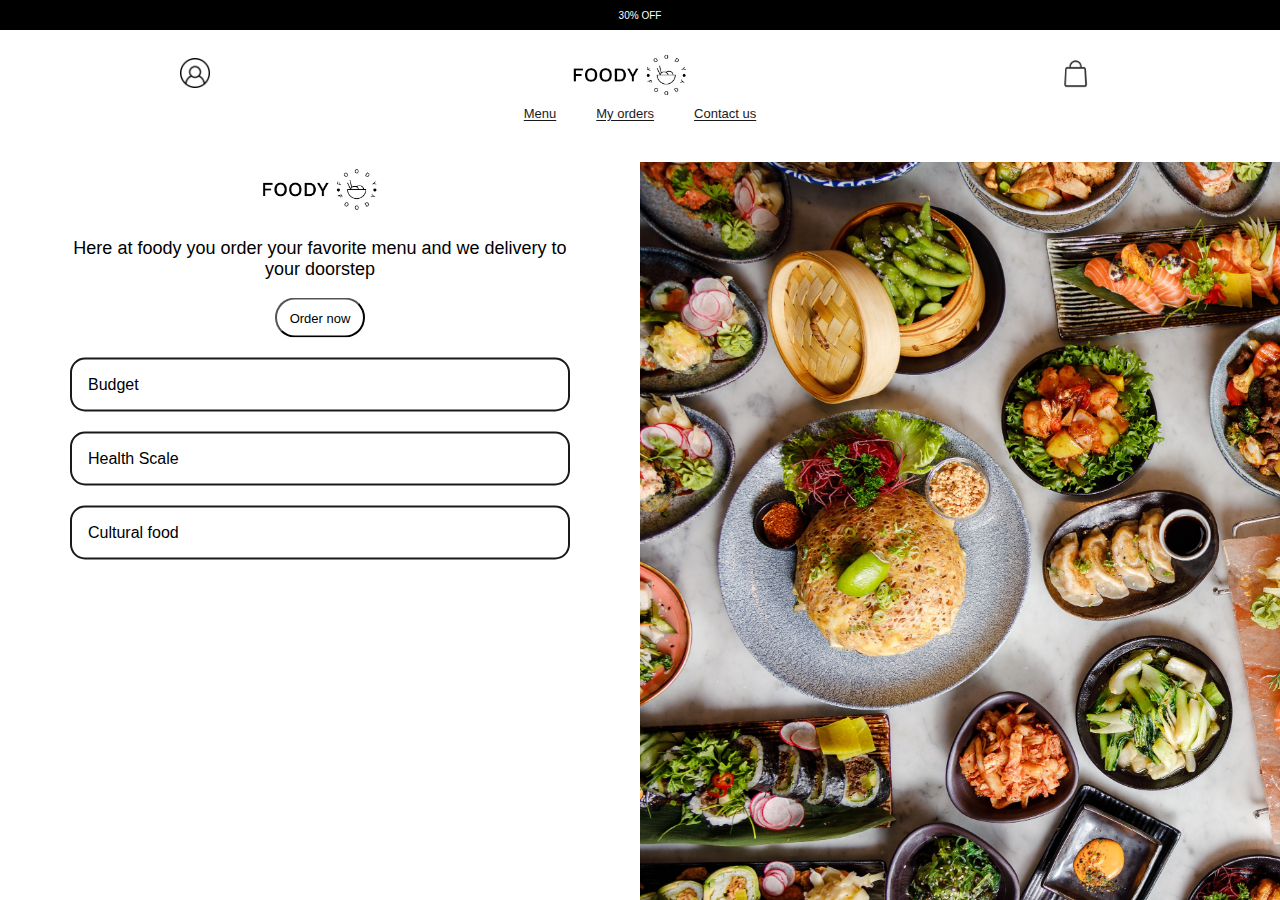
<file: index.html>
<!DOCTYPE html>
<html lang="en">
<head>
    <meta charset="UTF-8">
    <meta http-equiv="X-UA-Compatible" content="IE=edge">
    <meta name="viewport" content="width=device-width, initial-scale=1.0">
    <link rel="stylesheet" href="style.css">
    <title>Foody</title>
</head>
<body>
    <div class="footer">
        <a class="footer-a" href="menu.html" >30% OFF</a>
    </div>
    <div class="header">
        <a href="login.html"><img class="img-login" src="hej15.png"></a>
          <a href="index.html"><img class="img-logo" src="foody-logo.jpg"></a>
        <div><img class="img-shoppingbag" src="hej10.png"></div>
    </div>
    <div class="text-link-container">
        <div class="menu-link"><a class="text-link" href="menu.html">Menu</a></div>
        <div class="order-link"><a class="text-link" href="order.html">My orders</a></div>
        <div class="contact-link"><a class="text-link" href="contact.html">Contact us</a></div>
        
    </div>
    <script>
        function myFunction() {
          document.getElementById("myDropdown").classList.toggle("show");
        }

        window.onclick = function(event) {
          if (!event.target.matches('.dropbtn')) {
            var dropdowns = document.getElementsByClassName("dropdown-content");
            var i;
            for (i = 0; i < dropdowns.length; i++) {
              var openDropdown = dropdowns[i];
              if (openDropdown.classList.contains('show')) {
                openDropdown.classList.remove('show');
              }
            }
          }
        }
    </script>
        <script>
            function myFunction1() {
              document.getElementById("myDropdown1").classList.toggle("show1");
            }
    
            window.onclick = function(event) {
              if (!event.target.matches('.dropbtn1')) {
                var dropdowns1 = document.getElementsByClassName("dropdown-content1");
                var i;
                for (i = 0; i < dropdowns1.length; i++) {
                  var openDropdown1 = dropdowns1[i];
                  if (openDropdown1.classList.contains('show1')) {
                    openDropdown1.classList.remove('show1');
                  }
                }
              }
            }
        </script>
       <script>
        function myFunction2() {
          document.getElementById("myDropdown2").classList.toggle("show2");
        }

        window.onclick = function(event) {
          if (!event.target.matches('.dropbtn2')) {
            var dropdowns2 = document.getElementsByClassName("dropdown-content2");
            var i;
            for (i = 0; i < dropdowns2.length; i++) {
              var openDropdown2 = dropdowns2[i];
              if (openDropdown2.classList.contains('show')) {
                openDropdown2.classList.remove('show');
              }
            }
          }
        }
    </script>
    <div class="split left">
        <div class="centered">
        <img src="foody-logo.jpg" class="bild-2">
        <p>Here at foody you order your favorite menu and we delivery to your doorstep</p>
        <a href="menu.html"><button type="button" class="button-1">Order now</button></a>
        <div class="dropdown">
            <button onclick="myFunction()" class="dropbtn">Budget</button>
            <div id="myDropdown" class="dropdown-content">
              <a href="menu.html">0-100$</a>
              <a href="menu.html">100-200$</a>
              <a href="menu.html">200-300$</a>
            </div>
          </div>
          <div class="dropdown1">
            <button onclick="myFunction1()" class="dropbtn1">Health Scale</button>
            <div id="myDropdown1" class="dropdown-content1">
              <a href="menu.html">Very healthy</a>
              <a href="menu.html">Medium healthy</a>
              <a href="menu.html">Unhealthy</a>
            </div>
          </div>
          <div class="dropdown2">
            <button onclick="myFunction2()" class="dropbtn2">Cultural food</button>
            <div id="myDropdown2" class="dropdown-content2">
              <a href="menu.html">Asian Food</a>
              <a href="menu.html">American Food</a>
              <a href="menu.html">Thai food</a>
            </div>
          </div>
        </div>
      </div>
    <div class="split right">
        <div class="centered">
        </div>
    </div>
    <div class="footer1">

    </div>
</body>
</html>
</file>
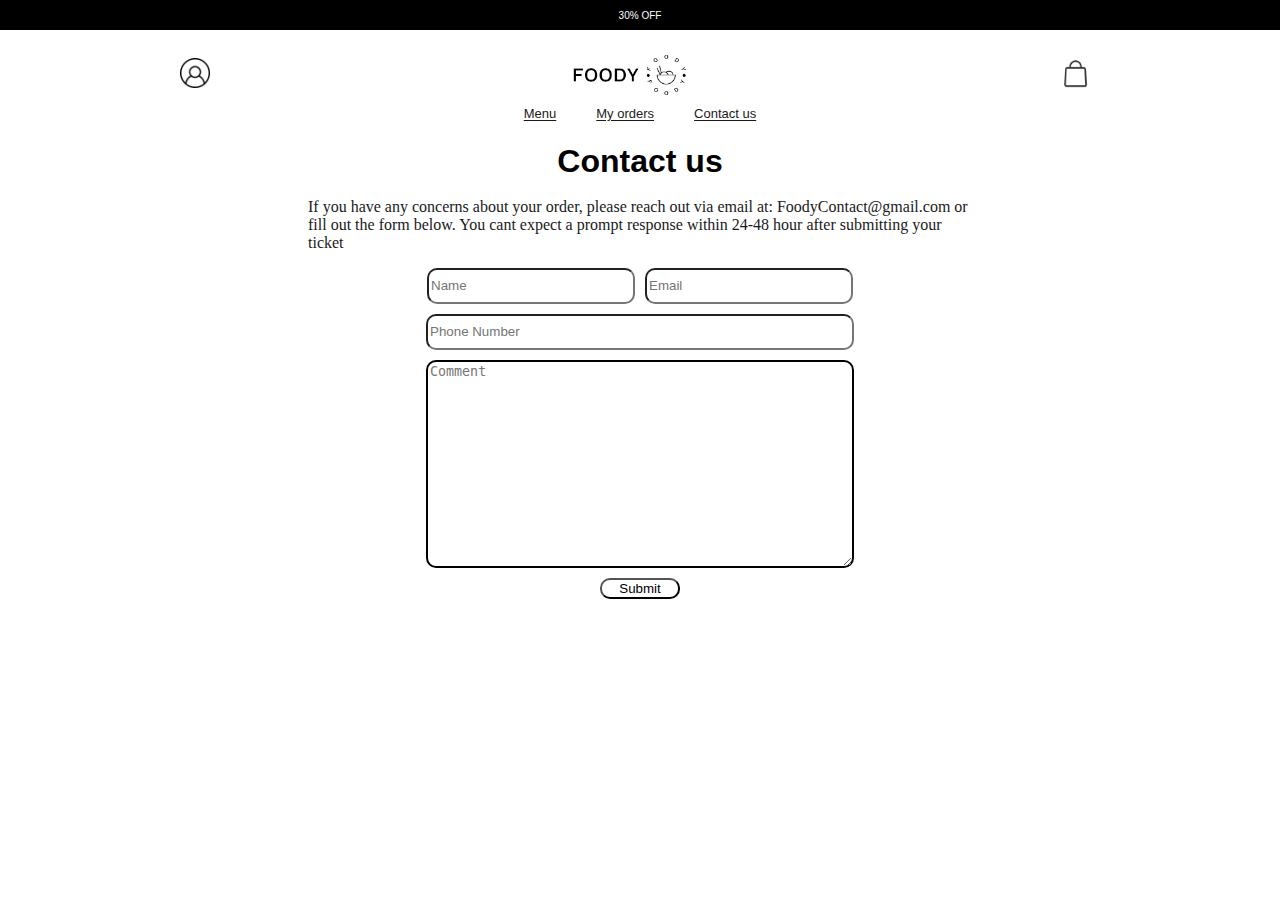
<file: contact.html>
<!DOCTYPE html>
<html lang="en">
<head>
    <meta charset="UTF-8">
    <meta http-equiv="X-UA-Compatible" content="IE=edge">
    <meta name="viewport" content="width=device-width, initial-scale=1.0">
    <link rel="stylesheet" href="style.css">
    <title>Foody</title>
</head>
<body>
    <div class="footer">
        <a class="footer-a" href="menu.html" >30% OFF</a>
    </div>
    <div class="header">
        <a href="login.html"><img class="img-login" src="hej15.png"></a>
        <a href="index.html"><img class="img-logo" src="foody-logo.jpg"></a>
        <div><img class="img-shoppingbag" src="hej10.png"></div>
    </div>
    <div class="text-link-container">
        <div class="menu-link"><a class="text-link" href="menu.html">Menu</a></div>
        <div class="order-link"><a class="text-link" href="order.html">My orders</a></div>
        <div class="contact-link"><a class="text-link" href="contact.html">Contact us</a></div>
    </div>
    <div class="content">
        <h1>Contact us</h1>
    </div>
    <div class="p">
        <p>If you have any concerns about your order, please reach out via email at: FoodyContact@gmail.com or fill out the form below. You cant expect a prompt response within 24-48 hour after submitting your ticket </p>
    </div>
    <div class="form-container">
        <form class="form" action="/action_page.php">
            <input class="fullname" type="text" id="fullname" name="fullname" placeholder="Name"><br>
            <br>
            <input class="email" type="text" id="email" name="email" placeholder="Email"><br><br>
            <input class="phonenumber" type="text" id="phonenumber" name="phonenumber" placeholder="Phone Number"><br><br>
            <textarea class="text-area" name="text-area" placeholder="Comment"></textarea>
            <input class="submit" type="submit" value="Submit">
        </form> 
    </div>
    </div>
</body>
</html>
</file>
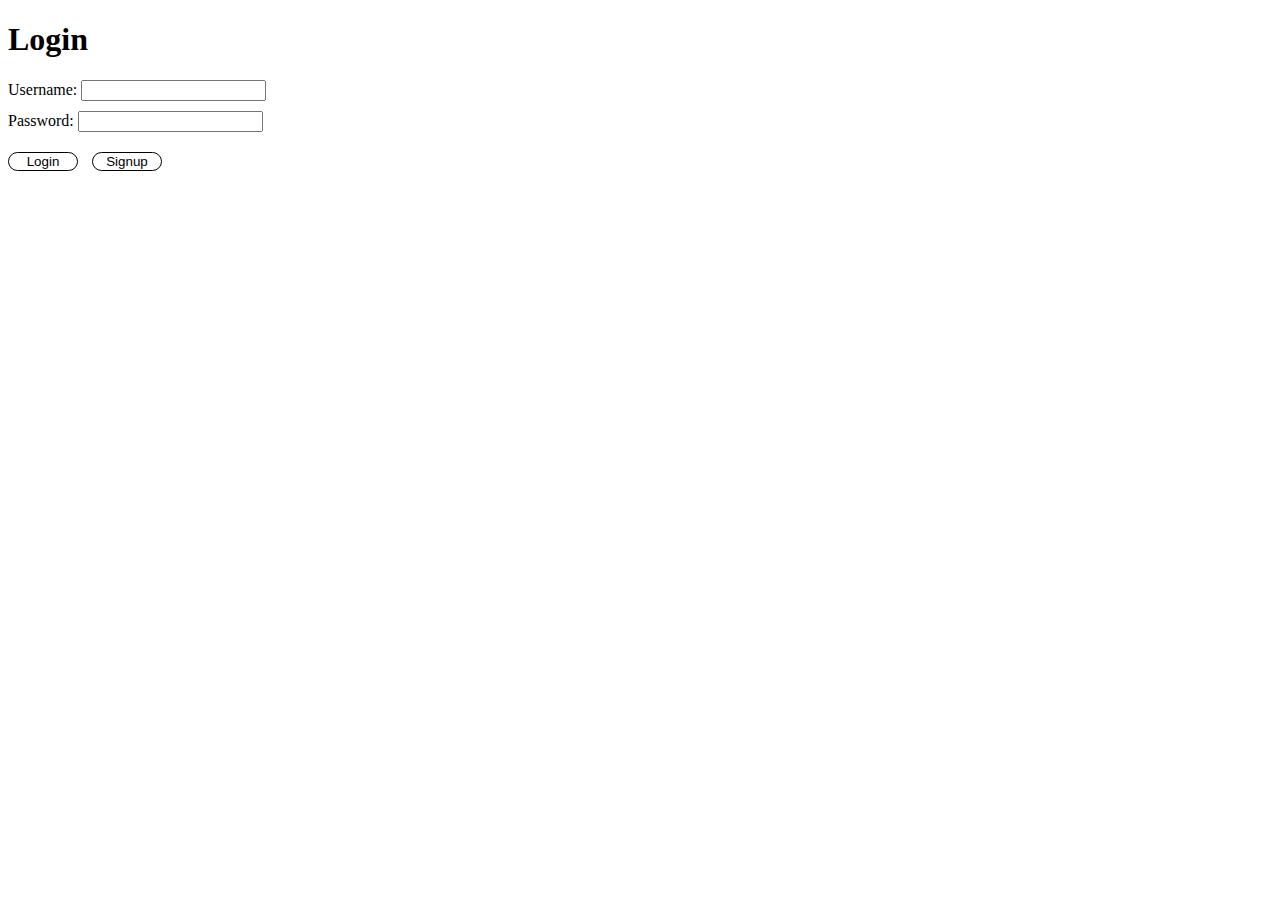
<file: login.html>
<!DOCTYPE html>
<html lang="en">
<head>
    <meta charset="UTF-8">
    <meta http-equiv="X-UA-Compatible" content="IE=edge">
    <meta name="viewport" content="width=device-width, initial-scale=1.0">
    <title>Document</title>
</head>
<body>
    <link rel="stylesheet" href="style.css" />
<h1>Login</h1>
<form action="/login" method="post">
  <label for="username">Username: </label>
  <input class="username" id="username" type="text" name="username" /><br />
  <label for="password">Password: </label>
  <input class="password" id="password" type="password" name="password" /><br />
  <input class="login" type="submit" value="Login" />
  <input class="signup" type="submit" value="Signup" />
</form>
</body>
</html>
</file>
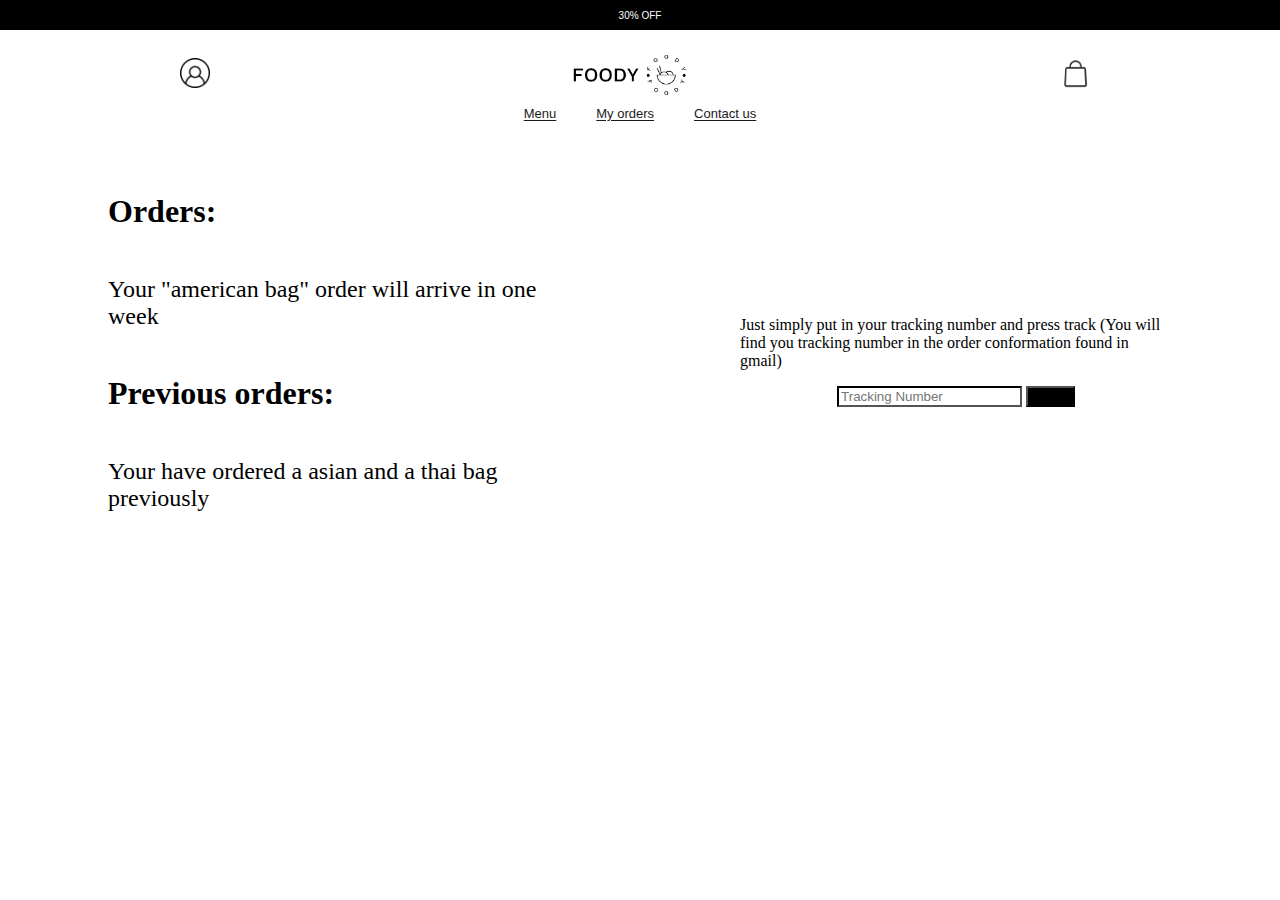
<file: order.html>
<!DOCTYPE html>
<html lang="en">
<head>
    <meta charset="UTF-8">
    <meta http-equiv="X-UA-Compatible" content="IE=edge">
    <meta name="viewport" content="width=device-width, initial-scale=1.0">
    <link rel="stylesheet" href="style.css">
    <title>Foody</title>
</head>
<body>
    <div class="footer">
        <a class="footer-a" href="menu.html" >30% OFF</a>
    </div>
    <div class="header">
        <a href="login.html"><img class="img-login" src="hej15.png"></a>
        <a href="index.html"><img class="img-logo" src="foody-logo.jpg"></a>
        <div><img class="img-shoppingbag" src="hej10.png"></div>
    </div>
    <div class="text-link-container">
        <div class="menu-link"><a class="text-link" href="menu.html">Menu</a></div>
        <div class="order-link"><a class="text-link" href="order.html">My orders</a></div>
        <div class="contact-link"><a class="text-link" href="contact.html">Contact us</a></div>
    </div>
    <script type="text/javascript" src="//s.trackingmore.com/plugins/v1/buttonCurrent.js"></script>
    <div class="first-row">
        <div class="first-column">
            <h1>Orders:</h1>
            <p>Your "american bag" order will arrive in one week</p>
            <h1>Previous orders:</h1>
            <p>Your have ordered a asian and a thai bag previously</p>
        </div>
        <div class="second-column">
            <p>Just simply put in your tracking number and press track (You will find you tracking number in the order conformation found in gmail)</p>
                <div style="width: 100%;margin:0 auto;text-align:center;">
                    <form role="form" action="//track.trackingmore.com" method="get" onsubmit="return false">
                        <div class="TM_input-group">
                            <input type="text" class="TM_my_search_input_style " id="button_tracking_number" placeholder="Tracking Number" name="button_tracking_number" value="" autocomplete="off" maxlength="100" style="border-color: #000000">
                            <span class="TM_input-group-btn">
                               <button class="TM_my_search_button_style " id="query" type="button" onclick="return doTrack()" style="background-color: #000000">Track</button>
                            </span>
                        </div>
                        <input type="hidden" name="lang" value="en" />
                        <input id="button_express_code" type="hidden" name="lang" value="" />
                    </form>
                <div id="TRNum"></div>
                </div>
        </div>
    </div>
</body>
</html>
</file>
<file: style.css>
.footer{
    display: flex;
    background-color: black;
    justify-content: center;
    align-items: center;
    height: 30px;
    margin-top: -8px;
    margin-left: -8px;
    margin-right: -8px;
}
.footer-a{
    color: white;
    text-decoration: none;
    font-family: Helvetica Now,Helvetica,sans-serif;
    font-size: x-small;
}

.add-to-cart{
  display: flex;
  justify-content: space-around;
}

.text-small{
  font-size: xx-small;
}

.add-to-cart > button{
  background-color: rgb(255, 255, 255);
  border: solid 1px;
  border-radius: 10px;
  width: 100px;
  border-color: black;
  opacity: 1;
  transition: 0.3s;
}

.add-to-cart > button:hover{
  opacity: 0.6
}

.menu-title{
  display: flex;
  justify-content: space-around;
  margin-bottom: -20px;
}
.thai-title{
  margin-right: 10px;
}

.text-link{
    color: #1a1a1a;
    font-size: small;
    display: inline-block;
    position: relative;
    text-underline-offset: 2px;
    font-family: Helvetica Now,Helvetica,sans-serif;
}
.text-link:after{
    content: '';
    position: absolute;
    width: 100%;
    transform: scaleX(0);
    height: 1px;
    bottom: 0;
    left: 0;
    background-color:#1a1a1a;
    transform-origin: bottom right;
    transition: transform 0.25s ease-out;
}

.text-link:hover:after{
    transform: scaleX(1);
    transform-origin: bottom left;
}

.footer-a:hover:hover{
    color: rgb(220, 220, 220);
}
.header{
    display: flex;
    margin-top: 20px;
    justify-content: space-around;
}
.img-logo{
    width: 150px;
}

.img-shoppingbag{
    width: 50px;
}
  .img-login{
    width: 30px;
    margin-top:8px;
  }


.text-link-container{
    display: flex;
    justify-content: center;
    margin-top: 0px;
}

.menu-link{
    padding-left: 0px;
    padding-right: 40px;
    
}
.contact-link{
    padding-left: 40px; 
}

a{
    color: black;
}
.img-logo2{
    width: 150px;
    margin-left: 25%;
    margin-top: 50px;
}
.img-logo3{
    width: 690px;
    margin-left: 50%;
}
.text-mainscreen{
    margin-top: -100px;
    margin-left: 25%;
    width: 100%;
}

.split {
    height: 100%;
    width: 50%;
    position: fixed;
    z-index: 1;
    overflow-x: hidden;
    padding-top: 20px;
    margin-top: 40px;
  }
  
  .left {
    left: 0;
    background-color: rgb(255, 255, 255);
    font-size: large;
    font-family: Helvetica Now,Helvetica,sans-serif;
  }
  .p{
    color: #1a1a1a;
    margin-left: 300px;
    margin-right: 300px;
    margin-top: -20px;
  }
  .button-1{
    background-color: rgb(255, 255, 255);
    border-radius: 30px;
    width: 90px;
    height: 40px;
    font-size: small;
  }
  .button-1:hover{
    border: solid 2px;
    text-decoration: underline;
  }
  .right {
    right: 0;
    background-image: url(wang1.jpg);
    background-size: cover;
  }
  
  .centered {
    position: absolute;
    left: 50%;
    margin-top: 180px;
    transform: translate(-50%, -50%);
    text-align: center;

  }
  
  .bild-1{
    height: 800px;
  }
  .bild-2{
    height: 50px;
  }

.dropbtn {
  background-color: #ffffff;
  color: black;
  text-align: start;
  margin-top: 20px;
  width: 500px;
  border-radius: 15px;
  border: 2px solid;
  border-color:#1a1a1a;
  padding: 16px;
  font-size: 16px;
}

.dropbtn:hover, .dropbtn:focus {
    text-decoration: underline;
}

.dropdown {
  position: relative;
  display: inline-block;
}

.dropdown-content {
  display: none;
  position: absolute;
  background-color: #ffffff;
  border: solid 2px;
  border-radius: 10px;
  min-width: 160px;
  box-shadow: 0px 20px 16px 0px rgba(0,0,0,0.2);
  z-index: 1;
}

.dropdown-content a {
  color: black;
  padding: 12px 16px;
  text-decoration:none;
  display: block;
}

.dropdown-content a:hover {background-color: rgb(237, 237, 237);}

.show {display:block;}

.dropbtn1 {
    background-color: #ffffff;
    color: black;
    text-align: start;
    margin-top: 20px;
    width: 500px;
    border-radius: 15px;
    border: 2px solid;
    border-color:#1a1a1a;
    padding: 16px;
    font-size: 16px;
  }
  
  .dropbtn1:hover, .dropbtn1:focus {
      text-decoration: underline;
  }
  
  .dropdown1 {
    position: relative;
    display: inline-block;
  }
  
  .dropdown-content1 {
    display: none;
    position: absolute;
    background-color: #ffffff;
    border: solid 2px;
    border-radius: 10px;
    min-width: 160px;
    box-shadow: 0px 20px 16px 0px rgba(0,0,0,0.2);
    z-index: 1;
  }
  
  .dropdown-content1 a {
    color: black;
    padding: 12px 16px;
    text-decoration:none;
    display: block;
  }
  
  .dropdown-content1 a:hover {background-color: rgb(237, 237, 237);}
  
  .show1 {display:block;}

  .dropbtn2 {
    background-color: #ffffff;
    color: black;
    text-align: start;
    margin-top: 20px;
    width: 500px;
    border-radius: 15px;
    border: 2px solid;
    border-color:#1a1a1a;
    padding: 16px;
    font-size: 16px;
  }
  
  .dropbtn2:hover, .dropbtn2:focus {
      text-decoration: underline;
  }
  
  .dropdown2 {
    position: relative;
    display: inline-block;
  }
  
  .dropdown-content2 {
    display: none;
    position: absolute;
    background-color: #ffffff;
    border: solid 2px;
    border-radius: 10px;
    min-width: 160px;
    box-shadow: 0px 20px 16px 0px rgba(0,0,0,0.2);
    z-index: 1;
  }
  
  .dropdown-content2 a {
    color: black;
    padding: 12px 16px;
    text-decoration:none;
    display: block;
  }
  
  .dropdown-content2 a:hover {background-color: rgb(237, 237, 237);}
  
  .show2 {display:block;}

  .menu-items{
    margin-top: 60px;
    display: flex;
    position: relative;
    justify-content: space-around;
    text-align: center;
  }
  
  .american{
    width: 350px;
    height: 300px;
    border: solid 2px;
    border-color: #1a1a1a;
    border-radius: 15px;
    background-image: url(american.jpg);
    background-size: cover;
  }
  .asian{
    width: 350px;
    height: 300px;
    border: solid 2px;
    border-color: #1a1a1a;
    border-radius: 15px;
    background-image: url(Asian.jpg);
    background-size: cover;
  }

  .thai{
    width: 350px;
    height: 300px;
    border: solid 2px;
    border-color: #1a1a1a;
    border-radius: 15px;
    background-image: url(Thai.jpg);
    background-size: cover;
}
.menu-price{
    display: flex;
    justify-content: space-around;
}
.content{
    display: flex;
    justify-content: center;
    font-family: Helvetica Now,Helvetica,sans-serif;
}
.first-row{
  display: flex;
  justify-content: space-evenly;
  margin-top: 50px;
  background-color: white;
}

.first-column{
  width: 50%;
  display: flex;
  flex-direction: column;
  justify-content: center;
  margin-left: 100px;
  margin-right: 100px;
}
.first-column > p{
  font-size: x-large;
}
.second-column{
  width: 50%;
  display: flex;  
  flex-direction: column;
  justify-content: center;
  margin-left: 100px;
  margin-right: 100px;
}
.form{
  display: flex;
  flex-direction: row;
  justify-content: center;
  flex-wrap: wrap;
  width: 460px;
}
.email{
  margin-left: 5px;
  width: 200px;
  border-radius: 10px;
  margin-bottom: 5px;
}

.fullname{
  margin-right: 5px;
  width: 200px;
  border-radius: 10px;
  margin-bottom: 5px;
  height: 30px;
}
.form-container{
  display: flex;
  justify-content: center;
  flex-wrap: wrap;
}
.phonenumber{
  width: 420px;
  border-radius: 10px;
  margin-top: 5px;
  height: 30px;
}
.text-area{
  width: 420px;
  height: 30px;
  border-radius: 10px;
  margin-top: 10px;
  border: solid 2px black;
  height: 200px;
}
.submit{
  border-radius: 10px;
  width: 80px;
  margin-top: 10px;
  background-color: white;
}

.submit:hover{
  text-decoration: underline;
  
}
.footer1{
  display: flex;
  background-color: black;
}

.login{
  background-color: white;
  border: solid 1px black;
  border-radius: 10px;
  width: 70px;
  margin-top: 10px;
  margin-right: 5px;
}
.signup{
  background-color: white;
  border: solid 1px black;
  border-radius: 10px;
  width: 70px;
  margin-left: 5px;
  margin-top: 10px;
}
.signup:hover{
  text-decoration: underline;
}
.login:hover{
  text-decoration: underline;
}

.username{
  margin-bottom: 10px;
}
.password{
  margin-bottom: 10px;
}
</file>
